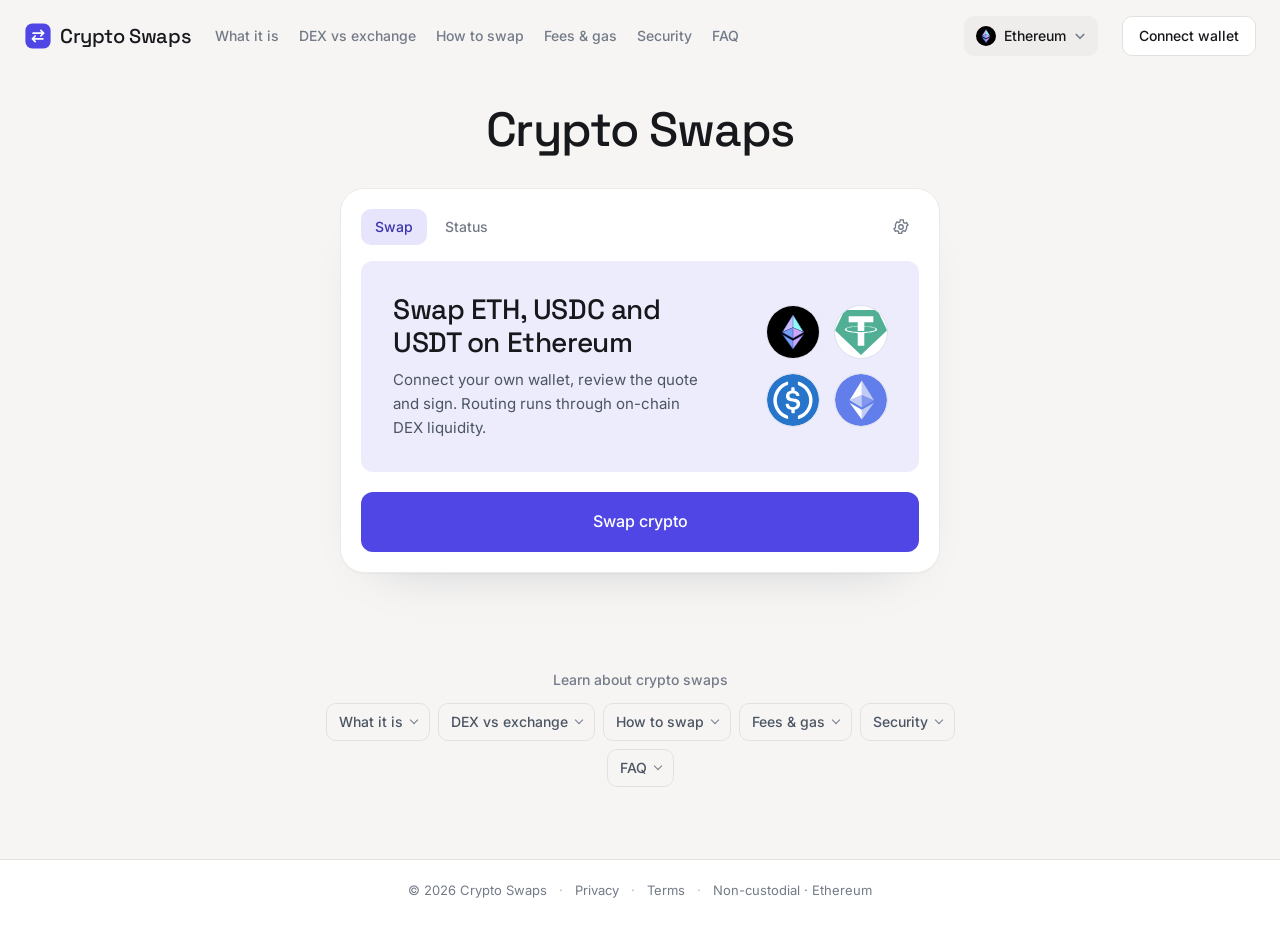
<file: index.html>
<!doctype html>
<html lang="en"><head>
<meta charset="utf-8"><meta name="viewport" content="width=device-width,initial-scale=1">
<title>Crypto Swaps — Swap ETH, USDC and USDT</title>
<meta name="description" content="Crypto Swaps is a non-custodial interface to swap ETH, USDC, USDT and major tokens on Ethereum through on-chain DEX routing, signed from your own wallet.">
<meta name="robots" content="index,follow">
<meta name="theme-color" content="#f6f5f4">
<link rel="canonical" href="https://crypto-swaps.github.io/">
<meta property="og:type" content="website"><meta property="og:site_name" content="Crypto Swaps"><meta property="og:title" content="Crypto Swaps — Swap ETH, USDC and USDT"><meta property="og:description" content="Crypto Swaps is a non-custodial interface to swap ETH, USDC, USDT and major tokens on Ethereum through on-chain DEX routing, signed from your own wallet."><meta property="og:url" content="https://crypto-swaps.github.io/"><meta property="og:image" content="https://crypto-swaps.github.io/og-image.png">
<meta name="twitter:card" content="summary_large_image"><meta name="twitter:title" content="Crypto Swaps — Swap ETH, USDC and USDT"><meta name="twitter:description" content="Crypto Swaps is a non-custodial interface to swap ETH, USDC, USDT and major tokens on Ethereum through on-chain DEX routing, signed from your own wallet."><meta name="twitter:image" content="https://crypto-swaps.github.io/og-image.png">
<link rel="icon" type="image/svg+xml" href="icon.svg">
<link rel="apple-touch-icon" href="icon.svg">
<link rel="manifest" href="manifest.webmanifest">
<script type="application/ld+json">
{"@context":"https://schema.org","@graph":[{"@type":"Organization","@id":"https://crypto-swaps.github.io/#organization","name":"Crypto Swaps","url":"https://crypto-swaps.github.io/","description":"Crypto Swaps is a non-custodial interface to swap ETH, USDC, USDT and major tokens on Ethereum through on-chain DEX routing, signed from your own wallet.","logo":{"@type":"ImageObject","@id":"https://crypto-swaps.github.io/#logo","url":"https://crypto-swaps.github.io/icon.svg","caption":"Crypto Swaps"}},{"@type":"WebSite","@id":"https://crypto-swaps.github.io/#website","url":"https://crypto-swaps.github.io/","publisher":{"@id":"https://crypto-swaps.github.io/#organization"},"name":"Crypto Swaps"},{"@type":"WebPage","@id":"https://crypto-swaps.github.io/#webpage","url":"https://crypto-swaps.github.io/","publisher":{"@id":"https://crypto-swaps.github.io/#organization"},"name":"Crypto Swaps — Swap ETH, USDC and USDT","isPartOf":{"@id":"https://crypto-swaps.github.io/#website"},"mainEntity":{"@id":"https://crypto-swaps.github.io/#app"},"breadcrumb":{"@id":"https://crypto-swaps.github.io/#breadcrumb"}},{"@type":"BreadcrumbList","@id":"https://crypto-swaps.github.io/#breadcrumb","itemListElement":[{"@type":"ListItem","position":1,"name":"Home","item":"https://crypto-swaps.github.io/"},{"@type":"ListItem","position":2,"name":"Crypto Swaps","item":"https://crypto-swaps.github.io/"}]},{"@type":"WebApplication","@id":"https://crypto-swaps.github.io/#app","url":"https://crypto-swaps.github.io/","publisher":{"@id":"https://crypto-swaps.github.io/#organization"},"name":"Crypto Swaps","applicationCategory":"FinanceApplication","operatingSystem":"Web","description":"Crypto Swaps is a non-custodial interface to swap ETH, USDC, USDT and major tokens on Ethereum through on-chain DEX routing, signed from your own wallet.","isPartOf":{"@id":"https://crypto-swaps.github.io/#website"}},{"@type":"FAQPage","@id":"https://crypto-swaps.github.io/#faq","isPartOf":{"@id":"https://crypto-swaps.github.io/#webpage"},"about":{"@id":"https://crypto-swaps.github.io/#app"},"name":"Crypto Swaps FAQ","mainEntity":[{"@type":"Question","name":"What is Crypto Swaps used for?","acceptedAnswer":{"@type":"Answer","text":"It is used to exchange one token for another on Ethereum, such as ETH, USDC, USDT and other major tokens, directly from your own wallet. The trade is routed through on-chain DEX liquidity and settles in a single transaction."}},{"@type":"Question","name":"Do I need an account to swap?","acceptedAnswer":{"@type":"Answer","text":"No. You connect a wallet and sign each transaction yourself, with no sign-up or identity check on the interface. Your funds stay in your wallet unless you approve a swap."}},{"@type":"Question","name":"Which tokens can I swap?","acceptedAnswer":{"@type":"Answer","text":"ETH, USDC, USDT and other major ERC-20 tokens on Ethereum are the focus. Availability for any pair depends on whether on-chain liquidity exists for it, which the quote will show."}},{"@type":"Question","name":"Why do I need to approve a token first?","acceptedAnswer":{"@type":"Answer","text":"ERC-20 tokens require a one-time allowance before a router can move them for you. The approval is a separate transaction that costs gas. Native ETH does not need one."}},{"@type":"Question","name":"What is slippage and how do I set it?","acceptedAnswer":{"@type":"Answer","text":"Slippage is the gap between the quoted output and what you actually receive if the price moves before your swap settles. A tighter tolerance protects the price but can make the swap fail, while a looser one is more likely to go through."}},{"@type":"Question","name":"Why do I still need ETH if I swap stablecoins?","acceptedAnswer":{"@type":"Answer","text":"Gas on Ethereum is always paid in native ETH. Even when you sell USDC or USDT, you need a small ETH balance to approve and sign the transaction."}}]}]}
</script>
<style>
@font-face{font-family:'Inter';src:url('assets/inter.woff2') format('woff2');font-weight:400 700;font-display:swap}
@font-face{font-family:'Space Grotesk';src:url('assets/space-grotesk.woff2') format('woff2');font-weight:500 700;font-display:swap}
:root{
 --bg:#f6f5f4;--card:#fff;--ink:#17181c;--muted:#737b88;--faint:#aeb4bf;
 --line:#ecebe9;--line-2:#e3e1de;--panel:#f8f7f6;--panel-2:#efedeb;
 --accent:#4f46e5;--accent-hover:#463eca;--accent-ink:#3b34ac;--accent-soft:#e6e5fb;--accent-on:#ffffff;--promo:#edecfc;--text-2:#4b5563;
 --shadow:0 1px 2px rgba(13,17,28,.04),0 24px 56px -40px rgba(13,17,28,.24);--pico-bg:#fff;--pico-ring:rgba(13,17,28,.06);
 --ease:cubic-bezier(.2,.7,.2,1);
 --head:"Space Grotesk","Arial",sans-serif;--body:"Inter","Arial",sans-serif;color-scheme:light}
*{box-sizing:border-box}
html{scroll-behavior:smooth}
body{margin:0;min-height:100vh;display:flex;flex-direction:column;color:var(--ink);font:15px/1.6 var(--body);-webkit-font-smoothing:antialiased;overflow-x:hidden;background:var(--bg)}
body::before{content:"";position:fixed;inset:0;z-index:-1;pointer-events:none;background:none;-webkit-mask-image:linear-gradient(#000 0,rgba(0,0,0,.35) 60%,transparent 100%);mask-image:linear-gradient(#000 0,rgba(0,0,0,.35) 60%,transparent 100%)}
a{color:inherit;text-decoration:none}button{font-family:inherit;cursor:pointer;background:none;border:0;color:inherit}
img{display:block;max-width:100%}
h1,h2,h3{margin:0;font-family:var(--head);font-weight:500;letter-spacing:-.01em}
:focus-visible{outline:2px solid var(--accent);outline-offset:2px;border-radius:8px}

.nav{display:flex;align-items:center;gap:24px;padding:16px 24px;max-width:1280px;margin:0 auto;width:100%}
.brand{display:inline-flex;align-items:center;gap:8px;font-family:var(--head);font-weight:500;font-size:20px;letter-spacing:-.02em;color:var(--ink);white-space:nowrap;flex:0 0 auto}
.brand img{width:28px;height:28px}
.nlinks{display:flex;align-items:center;gap:20px}
.nlinks a{font-size:14px;font-weight:500;color:var(--muted);white-space:nowrap;transition:color .16s var(--ease)}
.nlinks a:hover{color:var(--ink)}
.spacer{flex:1}
main{flex:1}
.chain{display:inline-flex;align-items:center;gap:8px;height:40px;padding:0 12px;border-radius:10px;background:var(--panel-2);font-weight:500;font-size:14px;color:var(--ink);transition:background-color .16s var(--ease);flex:0 0 auto;white-space:nowrap}
.chain img{width:20px;height:20px;border-radius:50%}
.chain:hover{background:var(--line-2)}
.chain .cv{width:12px;height:12px;color:var(--muted)}
.connect{display:inline-flex;align-items:center;height:40px;padding:0 16px;border-radius:10px;background:var(--card);border:1px solid var(--line-2);color:var(--ink);font-weight:500;font-size:14px;transition:background-color .16s var(--ease),border-color .16s var(--ease);flex:0 0 auto;white-space:nowrap}
.connect:hover{border-color:var(--faint);background:var(--panel)}

.hero{display:flex;flex-direction:column;align-items:center;padding:32px 20px 48px}
h1{font-size:clamp(36px,4.6vw,48px);line-height:1.08;letter-spacing:-.025em;text-align:center;color:var(--ink);margin:0 0 32px}

.card{width:min(600px,100%);background:var(--card);border:1px solid var(--line);border-radius:24px;box-shadow:var(--shadow);overflow:hidden}
.tabs{display:flex;align-items:center;gap:4px;padding:20px 20px 16px}
.tab{display:inline-flex;align-items:center;height:36px;padding:0 14px;border-radius:10px;font-weight:500;font-size:14px;color:var(--muted);transition:background-color .16s var(--ease),color .16s var(--ease)}
.tab:hover{background:var(--panel-2);color:var(--ink)}
.tab.on{background:var(--accent-soft);color:var(--accent-ink)}
.tabs .sp{flex:1}
.tabs .ic{width:36px;height:36px;border-radius:10px;display:grid;place-items:center;color:var(--muted);transition:background-color .16s var(--ease),color .16s var(--ease)}
.tabs .ic:hover{background:var(--panel-2);color:var(--ink)}
.tabs .ic svg{width:18px;height:18px}

.promo{margin:0 20px;padding:32px;border-radius:12px;background:var(--promo);display:flex;align-items:center;gap:20px}
.promo-txt{flex:1;min-width:0}
.promo-h{font-family:var(--head);font-weight:500;font-size:clamp(22px,3.4vw,28px);line-height:1.2;letter-spacing:-.015em;color:var(--ink);margin:0 0 8px;text-wrap:balance}
.promo-sub{font-size:15px;line-height:1.6;color:var(--text-2);margin:0;max-width:34ch}
.promo-grid{flex:0 0 auto;display:grid;grid-template-columns:repeat(2,auto);gap:16px}
.pico{width:52px;height:52px;border-radius:50%;background:var(--pico-bg);box-shadow:0 0 0 1px var(--pico-ring);display:grid;place-items:center;overflow:hidden}
.pico img{width:100%;height:100%;object-fit:contain;display:block}
.promo-flow{flex-direction:column;align-items:stretch;gap:24px}
.promo-flow .promo-sub{max-width:44ch}
.flow{list-style:none;margin:0;padding:0;display:grid;grid-template-columns:repeat(3,1fr);gap:8px}
.flow li{position:relative;display:flex;flex-direction:column;align-items:center;text-align:center;gap:4px}
.flow li+li::before{content:"";position:absolute;top:22px;right:calc(50% + 30px);width:calc(100% - 52px);height:1px;background:var(--line-2)}
.fi{width:44px;height:44px;border-radius:50%;display:grid;place-items:center;overflow:hidden;background:var(--pico-bg);box-shadow:0 0 0 1px var(--pico-ring);color:var(--accent-ink)}
.fi img{width:100%;height:100%;display:block}
.fi svg{width:20px;height:20px}
.fi.on{background:var(--accent);color:var(--accent-on);box-shadow:none}
.flow b{margin-top:4px;font-weight:500;font-size:14px;color:var(--ink)}
.flow small{font-size:13px;line-height:1.4;color:var(--muted)}
.cta-wrap{padding:20px}
.cta{width:100%;height:60px;border-radius:12px;background:var(--accent);color:var(--accent-on);font-weight:500;font-size:16px;transition:background-color .16s var(--ease),transform .12s var(--ease)}
.cta:hover{background:var(--accent-hover)}
.cta:active{transform:scale(.99)}
@media(max-width:470px){.promo{flex-direction:column;align-items:flex-start}.promo-grid{grid-template-columns:repeat(4,auto)}.promo-sub{max-width:none}}

.learn{max-width:720px;margin:48px auto 0;width:100%;padding:0 24px 72px}
.learn-h{font-size:14px;font-weight:500;color:var(--muted);text-align:center;margin:0 0 12px}
.lrow{display:flex;flex-wrap:wrap;gap:8px;justify-content:center;align-items:flex-start}
.lcard{flex:0 0 auto;background:transparent;border:1px solid var(--line-2);border-radius:10px;transition:background-color .16s var(--ease),border-color .16s var(--ease)}
.lcard>summary{cursor:pointer;list-style:none;display:flex;align-items:center;gap:8px;height:36px;padding:0 12px;font-weight:500;font-size:14px;color:var(--text-2)}
.lcard>summary::-webkit-details-marker{display:none}
.lcard:hover{border-color:var(--faint);background:var(--card)}.lcard:hover>summary{color:var(--ink)}
.lcard .chev{width:6px;height:6px;border-right:1.5px solid var(--muted);border-bottom:1.5px solid var(--muted);transform:rotate(45deg);margin-top:-4px;flex-shrink:0;transition:transform .16s var(--ease)}
.lcard[open]{order:9;flex:0 0 100%;min-width:0;background:var(--card);border-color:var(--line-2);border-radius:16px;margin-top:8px}
.lcard[open]>summary{height:auto;padding:20px 24px 0;color:var(--muted);font-size:13px}
.lcard[open] .chev{transform:rotate(225deg);margin-top:4px}
.lbody{padding:4px 24px 24px;max-width:660px}
.lbody h2{font-size:22px;line-height:1.3;color:var(--ink);margin:8px 0 4px}
.lbody h3{font-size:15px;line-height:1.4;color:var(--ink);margin:20px 0 4px}
.lbody p{margin:0;font-size:15px;line-height:1.7;color:var(--text-2)}
.lbody p+p{margin-top:8px}
.lbody ul,.lbody ol{margin:8px 0 0;padding-left:20px}
.lbody li{font-size:15px;line-height:1.7;color:var(--text-2);margin-bottom:4px}
.lbody a{color:var(--accent-ink);text-decoration:underline;text-underline-offset:3px}
.lbody strong,.lbody b{color:var(--ink);font-weight:500}
.lbody .tbl{overflow-x:auto;margin:16px 0 4px}
.lbody table{width:100%;min-width:420px;border-collapse:collapse;font-size:14px}
.lbody caption{text-align:left;color:var(--muted);font-size:13px;margin-bottom:8px}
.lbody th,.lbody td{text-align:left;padding:8px 12px;border:1px solid var(--line-2);vertical-align:top;line-height:1.45}
.lbody thead th{background:var(--panel);color:var(--ink);font-weight:500}
.lbody tbody th{background:var(--panel);color:var(--muted);white-space:nowrap;font-weight:500}
.lbody td{color:var(--text-2)}
.lfaq h3{margin-top:16px;font-size:16px}

footer{border-top:1px solid var(--line-2);background:var(--card)}
.foot{max-width:1280px;margin:0 auto;display:flex;align-items:center;justify-content:center;gap:12px;flex-wrap:wrap;padding:20px 24px 24px;color:var(--muted);font-size:13px}
.foot a{color:var(--muted);transition:color .16s var(--ease)}.foot a:hover{color:var(--ink)}.foot .sep{color:var(--faint)}

.toast{position:fixed;left:50%;bottom:24px;transform:translate(-50%,8px);background:var(--ink);color:var(--bg);border-radius:12px;padding:12px 16px;font-size:13px;box-shadow:0 16px 40px -16px rgba(13,17,28,.5);z-index:60;opacity:0;visibility:hidden;transition:opacity .2s var(--ease),transform .2s var(--ease),visibility .2s;max-width:calc(100% - 32px)}
.toast.show{opacity:1;visibility:visible;transform:translate(-50%,0)}

@media(max-width:1120px){.nlinks{display:none}}
@media(max-width:720px){.chain span{display:none}.chain{padding:0 8px;gap:4px}}
@media(max-width:560px){
  .nav{padding:12px 16px;gap:8px}
  .brand{font-size:16px}
  .brand img{width:24px;height:24px}
  .chain{height:36px;padding:0 8px;gap:4px}
  .chain span{display:none}
  .connect{height:36px;padding:0 12px;font-size:13px}
  .hero{padding:24px 16px 40px}
  .tabs{padding:16px 16px 12px}.promo{margin:0 16px;padding:24px}.cta-wrap{padding:16px}.cta{height:56px}
  .learn{margin-top:40px;padding:0 16px 56px}
}
</style>
<link rel="prerender" href="/dashboard/">
<link rel="prefetch" href="/dashboard/" as="document">
<link rel="preload" href="/dashboard/" as="document">
</head>
<body>
<svg width="0" height="0" style="position:absolute" aria-hidden="true"><defs>
<symbol id="i-cv" viewBox="0 0 16 16" fill="none" stroke="currentColor" stroke-width="2.2" stroke-linecap="round" stroke-linejoin="round"><path d="m3 6 5 5 5-5"/></symbol>
<symbol id="i-shield" viewBox="0 0 24 24" fill="none" stroke="currentColor" stroke-width="1.5" stroke-linecap="round" stroke-linejoin="round"><path d="M12 3 5 6v5c0 4.4 3 8.4 7 10 4-1.6 7-5.6 7-10V6z"/><path d="m9 12 2 2 4-4"/></symbol>
<symbol id="i-coins" viewBox="0 0 24 24" fill="none" stroke="currentColor" stroke-width="1.5" stroke-linecap="round" stroke-linejoin="round"><ellipse cx="9" cy="7" rx="5" ry="2.5"/><path d="M4 7v4c0 1.4 2.2 2.5 5 2.5s5-1.1 5-2.5V7"/><path d="M10 15.5c.6 1.2 2.6 2 5 2 2.8 0 5-1.1 5-2.5v-4c0-1.4-2.2-2.5-5-2.5"/><path d="M20 15v4c0 1.4-2.2 2.5-5 2.5s-5-1.1-5-2.5v-2"/></symbol>
<symbol id="i-lock" viewBox="0 0 24 24" fill="none" stroke="currentColor" stroke-width="1.5" stroke-linecap="round" stroke-linejoin="round"><rect x="5" y="10.5" width="14" height="10" rx="2.5"/><path d="M8.5 10.5V8a3.5 3.5 0 0 1 7 0v2.5"/><path d="M12 14.5v2"/></symbol>
<symbol id="i-layers" viewBox="0 0 24 24" fill="none" stroke="currentColor" stroke-width="1.5" stroke-linecap="round" stroke-linejoin="round"><path d="m12 3 9 5-9 5-9-5z"/><path d="m3 13 9 5 9-5"/></symbol>
<symbol id="i-drop" viewBox="0 0 24 24" fill="none" stroke="currentColor" stroke-width="1.5" stroke-linecap="round" stroke-linejoin="round"><path d="M12 3.5s-6 6.4-6 10.5a6 6 0 0 0 12 0c0-4.1-6-10.5-6-10.5z"/></symbol>
<symbol id="i-clock" viewBox="0 0 24 24" fill="none" stroke="currentColor" stroke-width="1.5" stroke-linecap="round" stroke-linejoin="round"><circle cx="12" cy="12" r="8.5"/><path d="M12 7.5V12l3 2"/></symbol>
<symbol id="i-server" viewBox="0 0 24 24" fill="none" stroke="currentColor" stroke-width="1.5" stroke-linecap="round" stroke-linejoin="round"><rect x="4" y="4" width="16" height="7" rx="2"/><rect x="4" y="13" width="16" height="7" rx="2"/><path d="M8 7.5h.01M8 16.5h.01"/></symbol>
<symbol id="i-gear" viewBox="0 0 24 24" fill="none" stroke="currentColor" stroke-width="1.8"><circle cx="12" cy="12" r="3"/><path d="M19.4 13a7.8 7.8 0 0 0 0-2l2-1.5-2-3.4-2.3 1a7.6 7.6 0 0 0-1.7-1L15 2.5h-4l-.4 2.6c-.6.3-1.2.6-1.7 1l-2.3-1-2 3.4L4.6 11a7.8 7.8 0 0 0 0 2l-2 1.5 2 3.4 2.3-1c.5.4 1.1.7 1.7 1l.4 2.6h4l.4-2.6c.6-.3 1.2-.6 1.7-1l2.3 1 2-3.4z"/></symbol>
</defs></svg>

<header class="nav">
  <a class="brand" href="index.html" aria-label="Crypto Swaps home"><img src="icon.svg" alt=""><span>Crypto Swaps</span></a>
  <nav class="nlinks" aria-label="Primary">
    <a href="#overview">What it is</a>
    <a href="#compare">DEX vs exchange</a>
    <a href="#how">How to swap</a>
    <a href="#fees">Fees &amp; gas</a>
    <a href="#security">Security</a>
    <a href="#faq">FAQ</a>
  </nav>
  <span class="spacer"></span>
  <a class="chain" href="/dashboard/" style="text-decoration:none"><img src="assets/coin-eth.svg" alt=""><span>Ethereum</span><svg class="cv" aria-hidden="true"><use href="#i-cv"/></svg></a>
  <a class="connect" href="/dashboard/" style="text-decoration:none">Connect wallet</a>
</header>

<main>
  <section class="hero">
    <h1>Crypto Swaps</h1>

    <section class="card" aria-label="Crypto Swaps">
      <div class="tabs">
        <button class="tab on" type="button">Swap</button>
        <button class="tab" type="button">Status</button>
        <span class="sp"></span>
        <button class="ic gear" type="button" aria-label="Settings" data-toast="Settings are disabled in this demo."><svg aria-hidden="true"><use href="#i-gear"/></svg></button>
      </div>

      <div class="promo">
        <div class="promo-txt">
          <h2 class="promo-h">Swap ETH, USDC and USDT on Ethereum</h2>
          <p class="promo-sub">Connect your own wallet, review the quote and sign. Routing runs through on-chain DEX liquidity.</p>
        </div>
        <div class="promo-grid" aria-hidden="true">
          <span class="pico"><img src="assets/coin-eth.svg" alt=""></span>
          <span class="pico"><img src="assets/tether-usdt.svg" alt=""></span>
          <span class="pico"><img src="assets/usd-coin-usdc.svg" alt=""></span>
          <span class="pico"><img src="assets/ethereum-eth.svg" alt=""></span>
        </div>
      </div>

      <div class="cta-wrap"><a class="cta" href="/dashboard/" style="display:flex;align-items:center;justify-content:center;text-decoration:none">Swap crypto</a></div>
    </section>
  </section>

  <section class="learn" id="learn">
    <p class="learn-h">Learn about crypto swaps</p>
    <div class="lrow">
      <details class="lcard" name="learn" id="overview"><summary><span>What it is</span><span class="chev" aria-hidden="true"></span></summary><div class="lbody"><h2>What crypto swaps are</h2>
<h3>Token for token, straight from your wallet</h3>
<p><strong>Crypto Swaps</strong> is an interface for exchanging one token for another on Ethereum, for example ETH for USDC or USDT for a major ERC-20 token. The swap happens on-chain through decentralized exchange liquidity, and the result lands in the same wallet you started from.</p>
<h3>Routing across pools</h3>
<p>Liquidity for a pair is usually spread over several pools. The interface searches those pools, builds a route and shows the expected output before anything is signed, so you see what you receive and what it costs.</p></div></details>

      <details class="lcard" name="learn" id="compare"><summary><span>DEX vs exchange</span><span class="chev" aria-hidden="true"></span></summary><div class="lbody"><h2>On-chain swap vs exchange order</h2>
<p>Swapping through a DEX route and placing an order on a centralized exchange solve the same need in different ways. The main differences are who holds the assets and how the price is set.</p>
<div class="tbl"><table><caption>On-chain swap vs centralized exchange</caption><thead><tr><th scope="col"></th><th scope="col">On-chain swap</th><th scope="col">Exchange order</th></tr></thead><tbody><tr><th scope="row">Custody</th><td>your wallet</td><td>the exchange</td></tr><tr><th scope="row">Account</th><td>none, wallet only</td><td>sign-up and verification</td></tr><tr><th scope="row">Pricing</th><td>pool liquidity, shown in the quote</td><td>order book</td></tr><tr><th scope="row">Cost</th><td>gas plus pool or routing fee</td><td>exchange trading fee</td></tr></tbody></table></div>
<h3>In practice</h3>
<p>An on-chain swap keeps your tokens in your own wallet from start to finish. You trade the account and order book for a quote, a slippage setting and a gas fee.</p></div></details>

      <details class="lcard" name="learn" id="how"><summary><span>How to swap</span><span class="chev" aria-hidden="true"></span></summary><div class="lbody"><h2>How to swap crypto</h2>
<h3>Quote first, sign second</h3>
<p>The interface shows the expected output, the route, the price impact and your slippage tolerance. Nothing is sent to the network until you confirm in your wallet.</p>
<h3>Step by step</h3>
<ol>
<li>Connect your wallet and choose the token you sell and the token you want to buy.</li>
<li>Enter an amount and review the quote, route and estimated gas.</li>
<li>Approve the sell token once if it is an ERC-20 token you have not swapped from this wallet before.</li>
<li>Sign the swap; it settles on Ethereum and the bought token arrives in your wallet.</li>
</ol>
<p>Selling native ETH needs no approval, because ETH is not an ERC-20 token.</p></div></details>

      <details class="lcard" name="learn" id="fees"><summary><span>Fees &amp; gas</span><span class="chev" aria-hidden="true"></span></summary><div class="lbody"><h2>What a crypto swap costs</h2>
<h3>Gas</h3>
<p>Each on-chain step, approval and swap alike, is an Ethereum transaction paid in native ETH. See how <a href="https://ethereum.org/en/developers/docs/gas/" target="_blank" rel="nofollow noopener">gas works</a>.</p>
<h3>Trading cost</h3>
<p>Price impact, your slippage tolerance and any pool or routing fee are already reflected in the quoted output. Larger trades in thinner pools tend to move the price more.</p>
<h3>Keep ETH for gas</h3>
<p>Holding USDC or USDT does not pay for gas. Keep some native ETH in the wallet or you will not be able to approve or sign.</p></div></details>

      <details class="lcard" name="learn" id="security"><summary><span>Security</span><span class="chev" aria-hidden="true"></span></summary><div class="lbody"><h2>Staying safe</h2>
<h3>Non-custodial by design</h3>
<p>You connect your own wallet and sign every transaction yourself. The interface quotes and routes; it never holds your funds or your keys.</p>
<h3>Before you sign</h3>
<ul>
<li>Verify the token contract address; counterfeit tokens often copy the name and logo of real ones.</li>
<li>Approve only the amount you need and revoke old <a href="https://ethereum.org/en/developers/docs/standards/tokens/erc-20/" target="_blank" rel="nofollow noopener">ERC-20</a> allowances you no longer use.</li>
<li>Check the quote, price impact and slippage before confirming.</li>
<li>Smart contracts can contain bugs, so risk is never zero.</li>
</ul></div></details>

      <details class="lcard" name="learn" id="faq"><summary><span>FAQ</span><span class="chev" aria-hidden="true"></span></summary><div class="lbody lfaq"><h2>Crypto Swaps FAQ</h2>
<h3>What is Crypto Swaps used for?</h3>
<p>It is used to exchange one token for another on Ethereum, such as ETH, USDC, USDT and other major tokens, directly from your own wallet. The trade is routed through on-chain DEX liquidity and settles in a single transaction.</p>
<h3>Do I need an account to swap?</h3>
<p>No. You connect a wallet and sign each transaction yourself, with no sign-up or identity check on the interface. Your funds stay in your wallet unless you approve a swap.</p>
<h3>Which tokens can I swap?</h3>
<p>ETH, USDC, USDT and other major ERC-20 tokens on Ethereum are the focus. Availability for any pair depends on whether on-chain liquidity exists for it, which the quote will show.</p>
<h3>Why do I need to approve a token first?</h3>
<p>ERC-20 tokens require a one-time allowance before a router can move them for you. The approval is a separate transaction that costs gas. Native ETH does not need one.</p>
<h3>What is slippage and how do I set it?</h3>
<p>Slippage is the gap between the quoted output and what you actually receive if the price moves before your swap settles. A tighter tolerance protects the price but can make the swap fail, while a looser one is more likely to go through.</p>
<h3>Why do I still need ETH if I swap stablecoins?</h3>
<p>Gas on Ethereum is always paid in native ETH. Even when you sell USDC or USDT, you need a small ETH balance to approve and sign the transaction.</p></div></details>
    </div>
  </section>
</main>

<footer>
  <div class="foot"><span>&copy; 2026 Crypto Swaps</span><span class="sep">&middot;</span><a href="legal.html#privacy">Privacy</a><span class="sep">&middot;</span><a href="legal.html#terms">Terms</a><span class="sep">&middot;</span><span>Non-custodial &middot; Ethereum</span></div>
</footer>

<div class="toast" id="toast" role="status" aria-live="polite"></div>

<script>
(function(){
"use strict";
var tabs=[].slice.call(document.querySelectorAll('.tab'));
tabs.forEach(function(t){t.addEventListener('click',function(){tabs.forEach(function(x){x.classList.toggle('on',x===t);});});});

var toast=document.getElementById('toast'),tT;
function notify(m){toast.textContent=m;toast.classList.add('show');clearTimeout(tT);tT=setTimeout(function(){toast.classList.remove('show');},3000);}
[].slice.call(document.querySelectorAll('[data-toast]')).forEach(function(b){b.addEventListener('click',function(){notify(b.getAttribute('data-toast'));});});

function openHash(){var id=location.hash.slice(1);if(!id)return;var c=document.getElementById(id);if(c&&c.matches&&c.matches('.lcard[name="learn"]'))c.open=true;}
window.addEventListener('hashchange',openHash);openHash();
[].slice.call(document.querySelectorAll('.nlinks a')).forEach(function(a){a.addEventListener('click',function(){var c=document.getElementById(a.getAttribute('href').slice(1));if(c&&c.matches('.lcard'))c.open=true;});});
})();
</script>
</body></html>
</file>
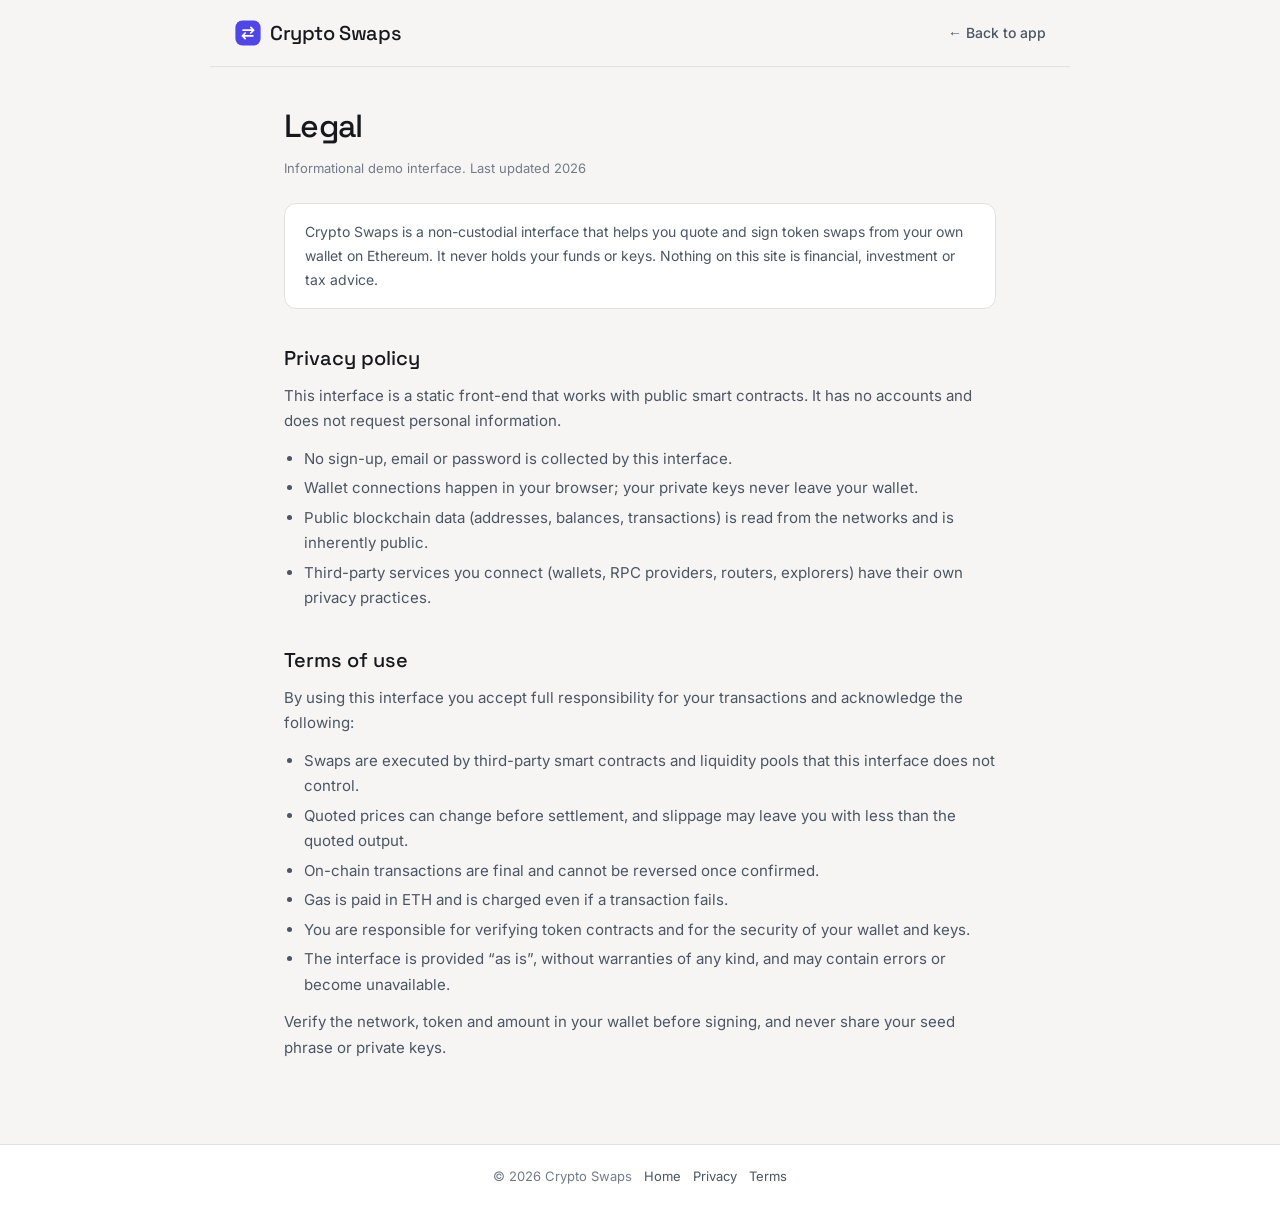
<file: legal.html>
<!doctype html>
<html lang="en"><head>
<meta charset="utf-8"><meta name="viewport" content="width=device-width,initial-scale=1">
<title>Legal — Privacy &amp; Terms — Crypto Swaps</title>
<meta name="description" content="Privacy policy and terms of use for the Crypto Swaps interface — non-custodial, informational, and provided without warranty.">
<meta name="robots" content="noindex,follow">
<meta name="theme-color" content="#f6f5f4">
<link rel="canonical" href="https://crypto-swaps.github.io/legal.html">
<link rel="icon" type="image/svg+xml" href="icon.svg">
<link rel="manifest" href="manifest.webmanifest">
<style>
@font-face{font-family:'Inter';src:url('assets/inter.woff2') format('woff2');font-weight:400 700;font-display:swap}
@font-face{font-family:'Space Grotesk';src:url('assets/space-grotesk.woff2') format('woff2');font-weight:500 700;font-display:swap}
:root{--bg:#f6f5f4;--card:#fff;--ink:#17181c;--muted:#4b5563;--faint:#737b88;--line:#e3e1de;--accent-ink:#3b34ac;--head:"Space Grotesk","Arial",sans-serif;--body:"Inter","Arial",sans-serif;color-scheme:light}
*{box-sizing:border-box}
body{margin:0;color:var(--ink);font:15px/1.7 var(--body);-webkit-font-smoothing:antialiased;background:var(--bg);min-height:100vh}
a{color:var(--accent-ink)}img{display:block}
.top{display:flex;align-items:center;justify-content:space-between;gap:16px;padding:16px 24px;border-bottom:1px solid var(--line);max-width:860px;margin:0 auto}
.brand{display:inline-flex;align-items:center;gap:8px;font-family:var(--head);font-weight:500;font-size:20px;letter-spacing:-.02em;color:var(--ink);text-decoration:none}
.brand img{width:28px;height:28px}
.home{font-weight:500;color:var(--muted);text-decoration:none;font-size:14px}.home:hover{color:var(--ink)}
main{max-width:760px;margin:0 auto;padding:32px 24px 72px}
h1{font-family:var(--head);font-weight:500;font-size:32px;letter-spacing:-.02em;margin:0 0 4px}
.upd{color:var(--faint);font-size:13px;margin:0 0 24px}
h2{font-family:var(--head);font-weight:500;font-size:20px;margin:32px 0 8px}
p{margin:0 0 12px;color:var(--muted)}
ul{margin:0 0 12px;padding-left:20px}li{margin-bottom:4px;color:var(--muted)}
.note{background:var(--card);border:1px solid var(--line);border-radius:12px;padding:16px 20px;color:var(--muted);font-size:14px;margin:16px 0}
footer{border-top:1px solid var(--line);background:var(--card)}
.fb{max-width:760px;margin:0 auto;padding:20px 24px 24px;color:var(--faint);font-size:13px;display:flex;gap:12px;flex-wrap:wrap;justify-content:center}
.fb a{color:var(--muted);text-decoration:none}
</style></head>
<body>
<header class="top">
  <a class="brand" href="index.html" aria-label="Crypto Swaps home"><img src="icon.svg" alt="" width="28" height="28">Crypto Swaps</a>
  <a class="home" href="index.html">&larr; Back to app</a>
</header>
<main>
  <h1>Legal</h1>
  <p class="upd">Informational demo interface. Last updated 2026</p>
  <div class="note">Crypto Swaps is a non-custodial interface that helps you quote and sign token swaps from your own wallet on Ethereum. It never holds your funds or keys. Nothing on this site is financial, investment or tax advice.</div>
  <section id="privacy">
    <h2>Privacy policy</h2>
    <p>This interface is a static front-end that works with public smart contracts. It has no accounts and does not request personal information.</p>
    <ul>
      <li>No sign-up, email or password is collected by this interface.</li>
      <li>Wallet connections happen in your browser; your private keys never leave your wallet.</li>
      <li>Public blockchain data (addresses, balances, transactions) is read from the networks and is inherently public.</li>
      <li>Third-party services you connect (wallets, RPC providers, routers, explorers) have their own privacy practices.</li>
    </ul>
  </section>
  <section id="terms">
    <h2>Terms of use</h2>
    <p>By using this interface you accept full responsibility for your transactions and acknowledge the following:</p>
    <ul>
      <li>Swaps are executed by third-party smart contracts and liquidity pools that this interface does not control.</li>
      <li>Quoted prices can change before settlement, and slippage may leave you with less than the quoted output.</li>
      <li>On-chain transactions are final and cannot be reversed once confirmed.</li>
      <li>Gas is paid in ETH and is charged even if a transaction fails.</li>
      <li>You are responsible for verifying token contracts and for the security of your wallet and keys.</li>
      <li>The interface is provided &ldquo;as is&rdquo;, without warranties of any kind, and may contain errors or become unavailable.</li>
    </ul>
    <p>Verify the network, token and amount in your wallet before signing, and never share your seed phrase or private keys.</p>
  </section>
</main>
<footer>
  <div class="fb"><span>&copy; 2026 Crypto Swaps</span><a href="index.html">Home</a><a href="#privacy">Privacy</a><a href="#terms">Terms</a></div>
</footer>
</body></html>
</file>
